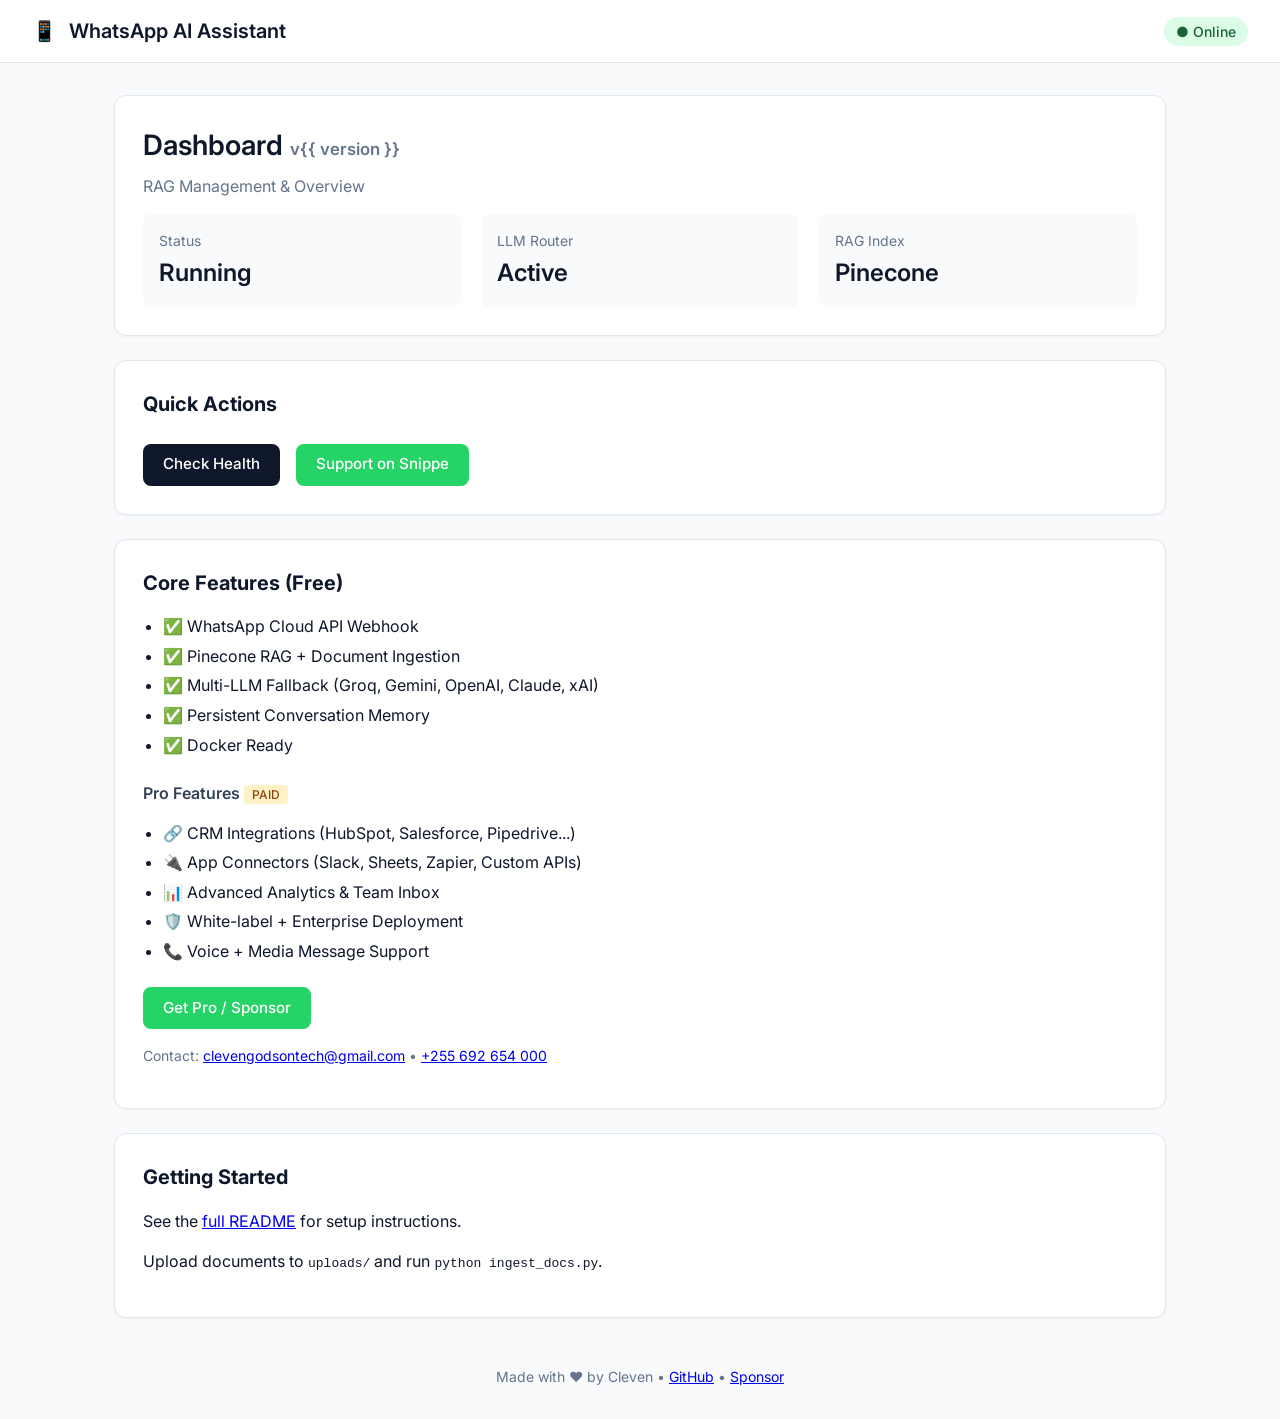
<file: templates/dashboard.html>
<!DOCTYPE html>
<html lang="en">
<head>
    <meta charset="UTF-8">
    <meta name="viewport" content="width=device-width, initial-scale=1.0">
    <title>WhatsApp AI Assistant • Dashboard</title>
    <style>
        @import url('https://fonts.googleapis.com/css2?family=Inter:wght@400;500;600&amp;family=Space+Grotesk:wght@500;600&amp;display=swap');
        
        :root {
            --primary: #25D366;
        }
        
        * { box-sizing: border-box; }
        
        body {
            font-family: 'Inter', system_ui, sans-serif;
            margin: 0;
            padding: 0;
            background: #f8fafc;
            color: #0f172a;
            line-height: 1.5;
        }
        
        .header {
            background: white;
            border-bottom: 1px solid #e2e8f0;
            padding: 1rem 2rem;
            display: flex;
            align-items: center;
            justify-content: space-between;
        }
        
        .logo {
            display: flex;
            align-items: center;
            gap: 0.75rem;
            font-weight: 600;
            font-size: 1.25rem;
        }
        
        .logo span {
            color: var(--primary);
        }
        
        .container {
            max-width: 1100px;
            margin: 2rem auto;
            padding: 0 1.5rem;
        }
        
        .card {
            background: white;
            border-radius: 12px;
            box-shadow: 0 1px 3px rgba(0,0,0,0.05);
            padding: 1.75rem;
            margin-bottom: 1.5rem;
            border: 1px solid #e2e8f0;
        }
        
        h1 { margin: 0 0 0.5rem; font-size: 1.75rem; font-weight: 600; }
        h2 { margin-top: 0; font-size: 1.25rem; }
        
        .status {
            display: inline-flex;
            align-items: center;
            gap: 0.5rem;
            background: #dcfce7;
            color: #166534;
            padding: 0.25rem 0.75rem;
            border-radius: 9999px;
            font-size: 0.875rem;
            font-weight: 500;
        }
        
        .grid {
            display: grid;
            grid-template-columns: repeat(auto-fit, minmax(260px, 1fr));
            gap: 1.25rem;
            margin-top: 1rem;
        }
        
        .metric {
            padding: 1rem;
            background: #f8fafc;
            border-radius: 8px;
        }
        
        .metric-label {
            font-size: 0.875rem;
            color: #64748b;
            margin-bottom: 0.25rem;
        }
        
        .metric-value {
            font-size: 1.5rem;
            font-weight: 600;
        }
        
        .section-title {
            font-size: 1rem;
            font-weight: 600;
            margin: 1.5rem 0 0.75rem;
            color: #334155;
        }
        
        ul {
            padding-left: 1.25rem;
        }
        
        li { margin-bottom: 0.35rem; }
        
        .footer {
            text-align: center;
            color: #64748b;
            font-size: 0.875rem;
            margin-top: 3rem;
            padding-bottom: 2rem;
        }
        
        .pro-badge {
            background: #fef3c7;
            color: #92400e;
            font-size: 0.75rem;
            padding: 2px 8px;
            border-radius: 4px;
            font-weight: 500;
        }
        
        .btn {
            display: inline-block;
            background: var(--primary);
            color: white;
            padding: 0.6rem 1.25rem;
            border-radius: 8px;
            text-decoration: none;
            font-weight: 500;
            font-size: 0.95rem;
            margin-top: 0.5rem;
        }
        
        .btn:hover {
            opacity: 0.9;
        }
    </style>
</head>
<body>
    <div class="header">
        <div class="logo">
            <span>📱</span> 
            WhatsApp AI Assistant
        </div>
        <div>
            <span class="status">● Online</span>
        </div>
    </div>

    <div class="container">
        <div class="card">
            <h1>Dashboard <small style="font-size:0.6em; color:#64748b;">v{{ version }}</small></h1>
            <p style="color:#64748b; margin:0;">RAG Management &amp; Overview</p>
            
            <div class="grid">
                <div class="metric">
                    <div class="metric-label">Status</div>
                    <div class="metric-value">Running</div>
                </div>
                <div class="metric">
                    <div class="metric-label">LLM Router</div>
                    <div class="metric-value">Active</div>
                </div>
                <div class="metric">
                    <div class="metric-label">RAG Index</div>
                    <div class="metric-value">Pinecone</div>
                </div>
            </div>
        </div>

        <div class="card">
            <h2>Quick Actions</h2>
            
            <div style="display:flex; gap:1rem; flex-wrap:wrap;">
                <a href="/health" class="btn" style="background:#0f172a;">Check Health</a>
                <a href="https://snippe.me/pay/support-cleven" class="btn">Support on Snippe</a>
            </div>
        </div>

        <div class="card">
            <h2>Core Features (Free)</h2>
            <ul>
                <li>✅ WhatsApp Cloud API Webhook</li>
                <li>✅ Pinecone RAG + Document Ingestion</li>
                <li>✅ Multi-LLM Fallback (Groq, Gemini, OpenAI, Claude, xAI)</li>
                <li>✅ Persistent Conversation Memory</li>
                <li>✅ Docker Ready</li>
            </ul>
            
            <h2 class="section-title">Pro Features <span class="pro-badge">PAID</span></h2>
            <ul>
                <li>🔗 CRM Integrations (HubSpot, Salesforce, Pipedrive...)</li>
                <li>🔌 App Connectors (Slack, Sheets, Zapier, Custom APIs)</li>
                <li>📊 Advanced Analytics &amp; Team Inbox</li>
                <li>🛡️ White-label + Enterprise Deployment</li>
                <li>📞 Voice + Media Message Support</li>
            </ul>
            <p style="margin-top:1rem;">
                <a href="https://snippe.me/pay/support-cleven" target="_blank" class="btn">Get Pro / Sponsor</a>
            </p>
            <p style="font-size:0.875rem; color:#64748b;">
                Contact: <a href="mailto:clevengodsontech@gmail.com">clevengodsontech@gmail.com</a> • 
                <a href="https://wa.me/255692654000">+255 692 654 000</a>
            </p>
        </div>

        <div class="card">
            <h2>Getting Started</h2>
            <p>See the <a href="https://github.com/cleven12/whatsapp-ai-assistant">full README</a> for setup instructions.</p>
            <p>Upload documents to <code>uploads/</code> and run <code>python ingest_docs.py</code>.</p>
        </div>
    </div>

    <div class="footer">
        Made with ❤️ by Cleven • 
        <a href="https://github.com/cleven12/whatsapp-ai-assistant">GitHub</a> • 
        <a href="https://snippe.me/pay/support-cleven">Sponsor</a>
    </div>
</body>
</html>
</file>
